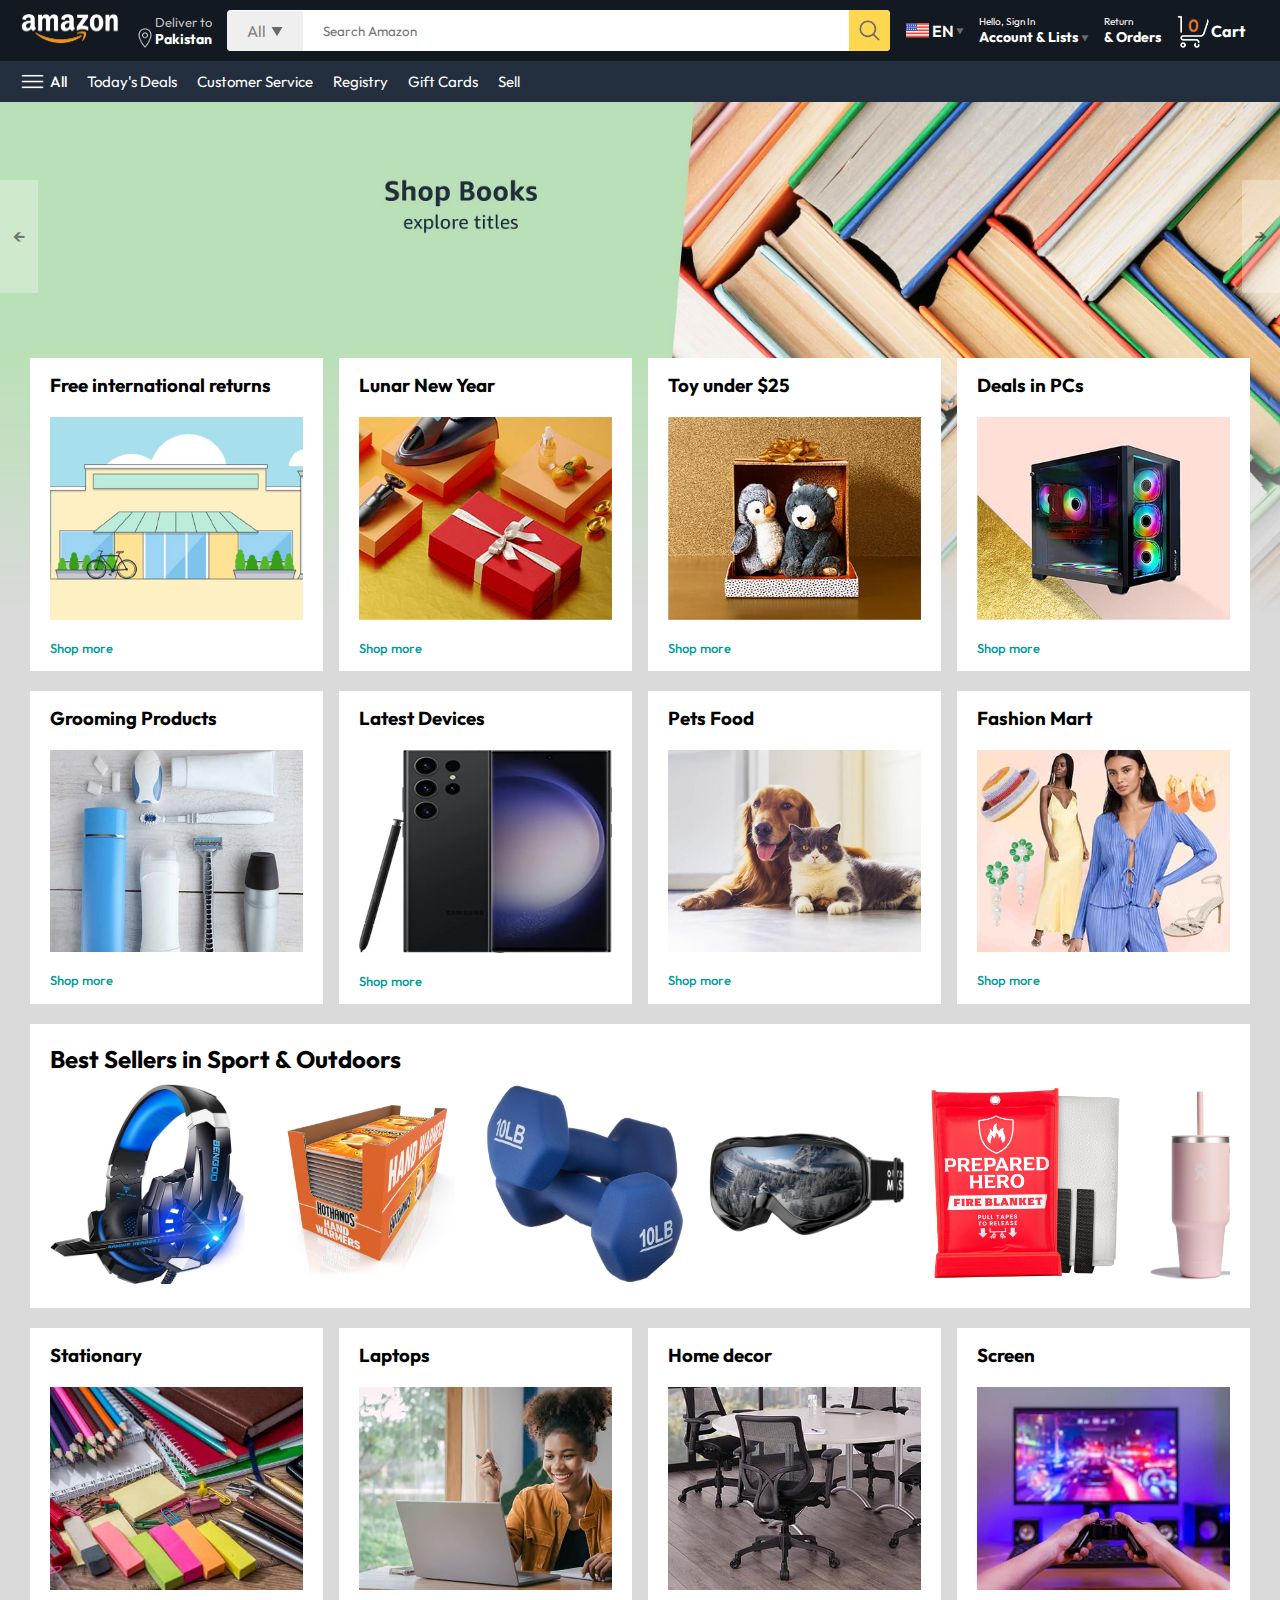
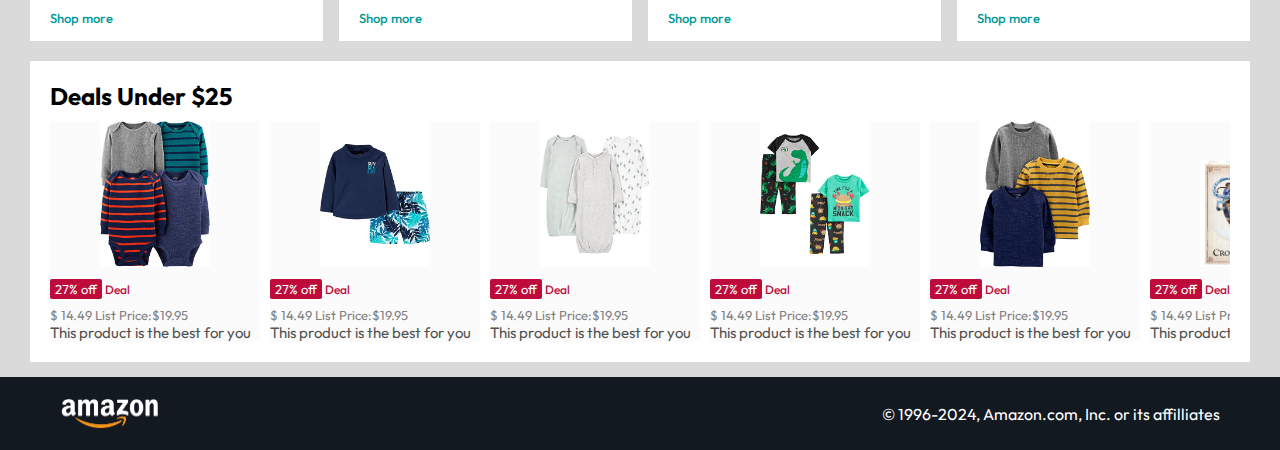
<file: index.html>
<!DOCTYPE html>
<html lang="en">
<head>
    <meta charset="UTF-8">
    <meta name="viewport" content="width=device-width, initial-scale=1.0">
    <title>Amazon</title>
    <link rel="stylesheet" href="style.css">
</head>
<body>
    <nav>
        <a href="/"><img src="amazon_logo.png" width="100" alt=""></a>
        

        <div class="nav-country">
            <img src="location_icon.png" height="20" alt="">
            <div>
                <p>Deliver to</p>
                <h1>Pakistan</h1>
            </div>
        </div>

        <div class="nav-search">
            <div class="nav-search-gatogory">
                <p>All</p>
                <img src="dropdown_icon.png" height="12" alt="">
            </div>
                <input type="text" class="nav-search-input" placeholder="Search Amazon">
                <img src="search_icon.png" class="nav-search-icon" alt=""> 
             </div>



             <div class="nav-language">
                <img src="us_flag.png" width="25px" alt="">
                <p>EN</p>
                <img src="dropdown_icon.png" width="8px" alt="">
             </div>

             <div class="nav-text">
                <p><a href="/signin.html">Hello, Sign In </a></p>
                <h1>Account & Lists <img src="dropdown_icon.png" width="8px" alt=""></h1>
             </div>


             <div class="nav-text">
                <p>Return</p>
                <h1> & Orders </h1>
             </div>


           <a href="/cart.html" class="nav-cart">
            <img src="cart_icon.png" width="35px" alt="">
            <h4>Cart</h4>
           </a>
    </nav>


    <div class="nav-bottom">
        <div>
            <img src="menu_icon.png" width="25px" alt="">
           <p>All</p>
    </div>
    <p>Today's Deals</p>
    <p>Customer Service</p>
    <p>Registry</p>
    <p>Gift Cards</p>
    <p>Sell</p>
    </div>



    <div class="header-slider">


        <a href="#" class="control-prev">&#8592</a>
        <a href="#" class="control-next">&#8594</a>

        <ul>
            <img src="header1.jpg" class="header-img" alt="">
            <img src="header2.jpg" class="header-img" alt="">
            <img src="header3.jpg" class="header-img" alt="">
            <img src="header4.jpg" class="header-img" alt="">
            <img src="header5.jpg" class="header-img" alt="">
            <img src="header6.jpg" class="header-img" alt="">
        </ul>
    </div>

    <div class="box-row header-box">
        <div class="box-col">
            <h3>Free international returns</h3>
            <img src="box1-1.jpg" alt="">
            <a href="/">Shop more</a>
        </div>

        <div class="box-col">
            <h3>Lunar New Year</h3>
            <img src="box1-2.jpg" alt="">
            <a href="/">Shop more</a>
        </div>

        <div class="box-col">
            <h3>Toy under $25</h3>
            <img src="box1-3.jpg" alt="">
            <a href="/">Shop more</a>
        </div>

        <div class="box-col">
            <h3>Deals in PCs</h3>
            <img src="box1-4.jpg" alt="">
            <a href="/">Shop more</a>
        </div>
    </div>



    <div class="box-row ">
        <div class="box-col">
            <h3>Grooming Products</h3>
            <img src="box2-1.jpg" alt="">
            <a href="/">Shop more</a>
        </div>

        <div class="box-col">
            <h3>Latest Devices</h3>
            <img src="box2-2.jpg" alt="">
            <a href="/">Shop more</a>
        </div>

        <div class="box-col">
            <h3>Pets Food</h3>
            <img src="box2-3.jpg" alt="">
            <a href="/">Shop more</a>
        </div>

        <div class="box-col">
            <h3>Fashion Mart</h3>
            <img src="box2-4.jpg" alt="">
            <a href="/">Shop more</a>
        </div>
    </div>

<div class="product-slider">
    <h2>Best Sellers in Sport & Outdoors</h2>
    <div class="products">


        <a href="/product.html">
        <img src="product_img.jpg" alt="">
    </a>

    
        <img src="product1-1.jpg" alt="">
        <img src="product1-2.jpg" alt="">
        <img src="product1-3.jpg" alt="">
        <img src="product1-4.jpg" alt="">
        <img src="product1-5.jpg" alt="">
        <img src="product1-6.jpg" alt="">
        <img src="product1-7.jpg" alt="">
        <img src="product1-8.jpg" alt="">
        <img src="product1-9.jpg" alt="">
        <img src="product1-10.jpg" alt="">
    </div>
</div>

<div class="box-row ">
    <div class="box-col">
        <h3>Stationary</h3>
        <img src="box3-1.jpg" alt="">
        <a href="/">Shop more</a>
    </div>

    <div class="box-col">
        <h3>Laptops</h3>
        <img src="box3-2.jpg" alt="">
        <a href="/">Shop more</a>
    </div>

    <div class="box-col">
        <h3>Home decor</h3>
        <img src="box3-3.jpg" alt="">
        <a href="/">Shop more</a>
    </div>

    <div class="box-col">
        <h3>Screen</h3>
        <img src="box3-4.jpg" alt="">
        <a href="/">Shop more</a>
    </div>
</div>

    

<div class="product-slider-with-price">
    <h2>Deals Under $25</h2>
    <div class="products">

        <div class="product-card">
             <div class="product-img-container">
                <img src="product2-1.jpg" alt="">
             </div>

             <div class="product-offer">
                <p>27% off</p> <span>Deal</span>
             </div>
             <p class="product-price">$ <span>14.49</span> List Price:$19.95</p>
             <h4>This product is the best for you</h4>
            </div>

            <div class="product-card">
                <div class="product-img-container">
                   <img src="product2-2.jpg" alt="">
                </div>
   
                <div class="product-offer">
                   <p>27% off</p> <span>Deal</span>
                </div>
                <p class="product-price">$ <span>14.49</span> List Price:$19.95</p>
                <h4>This product is the best for you</h4>
               </div>

               <div class="product-card">
                <div class="product-img-container">
                   <img src="product2-3.jpg" alt="">
                </div>
   
                <div class="product-offer">
                   <p>27% off</p> <span>Deal</span>
                </div>
                <p class="product-price">$ <span>14.49</span> List Price:$19.95</p>
                <h4>This product is the best for you</h4>
               </div>


               <div class="product-card">
                <div class="product-img-container">
                   <img src="product2-4.jpg" alt="">
                </div>
   
                <div class="product-offer">
                   <p>27% off</p> <span>Deal</span>
                </div>
                <p class="product-price">$ <span>14.49</span> List Price:$19.95</p>
                <h4>This product is the best for you</h4>
               </div>



               <div class="product-card">
                <div class="product-img-container">
                   <img src="product2-5.jpg" alt="">
                </div>
   
                <div class="product-offer">
                   <p>27% off</p> <span>Deal</span>
                </div>
                <p class="product-price">$ <span>14.49</span> List Price:$19.95</p>
                <h4>This product is the best for you</h4>
               </div>



               <div class="product-card">
                <div class="product-img-container">
                   <img src="product2-6.jpg" alt="">
                </div>
   
                <div class="product-offer">
                   <p>27% off</p> <span>Deal</span>
                </div>
                <p class="product-price">$ <span>14.49</span> List Price:$19.95</p>
                <h4>This product is the best for you</h4>
               </div>



               <div class="product-card">
                <div class="product-img-container">
                   <img src="product2-7.jpg" alt="">
                </div>
   
                <div class="product-offer">
                   <p>27% off</p> <span>Deal</span>
                </div>
                <p class="product-price">$ <span>14.49</span> List Price:$19.95</p>
                <h4>This product is the best for you</h4>
               </div>

               <div class="product-card">
                <div class="product-img-container">
                   <img src="product2-8.jpg" alt="">
                </div>
   
                <div class="product-offer">
                   <p>27% off</p> <span>Deal</span>
                </div>
                <p class="product-price">$ <span>14.49</span> List Price:$19.95</p>
                <h4>This product is the best for you</h4>
               </div>


               <div class="product-card">
                <div class="product-img-container">
                   <img src="product2-9.jpg" alt="">
                </div>
   
                <div class="product-offer">
                   <p>27% off</p> <span>Deal</span>
                </div>
                <p class="product-price">$ <span>14.49</span> List Price:$19.95</p>
                <h4>This product is the best for you</h4>
               </div>


               <div class="product-card">
                <div class="product-img-container">
                   <img src="product2-10.jpg" alt="">
                </div>
   
                <div class="product-offer">
                   <p>27% off</p> <span>Deal</span>
                </div>
                <p class="product-price">$ <span>14.49</span> List Price:$19.95</p>
                <h4>This product is the best for you</h4>
               </div>



               <div class="product-card">
                <div class="product-img-container">
                   <img src="product2-11.jpg" alt="">
                </div>
   
                <div class="product-offer">
                   <p>27% off</p> <span>Deal</span>
                </div>
                <p class="product-price">$ <span>14.49</span> List Price:$19.95</p>
                <h4>This product is the best for you</h4>
               </div>


               <div class="product-card">
                <div class="product-img-container">
                   <img src="product2-12.jpg" alt="">
                </div>
   
                <div class="product-offer">
                   <p>27% off</p> <span>Deal</span>
                </div>
                <p class="product-price">$ <span>14.49</span> List Price:$19.95</p>
                <h4>This product is the best for you</h4>
               </div>
    </div>
</div>


<footer>
    <img src="amazon_logo.png" width="100" alt="">
    <p>© 1996-2024, Amazon.com, Inc. or its affilliates </p>
</footer>

    <script src="script.js"></script>
</body>
</html>
</file>
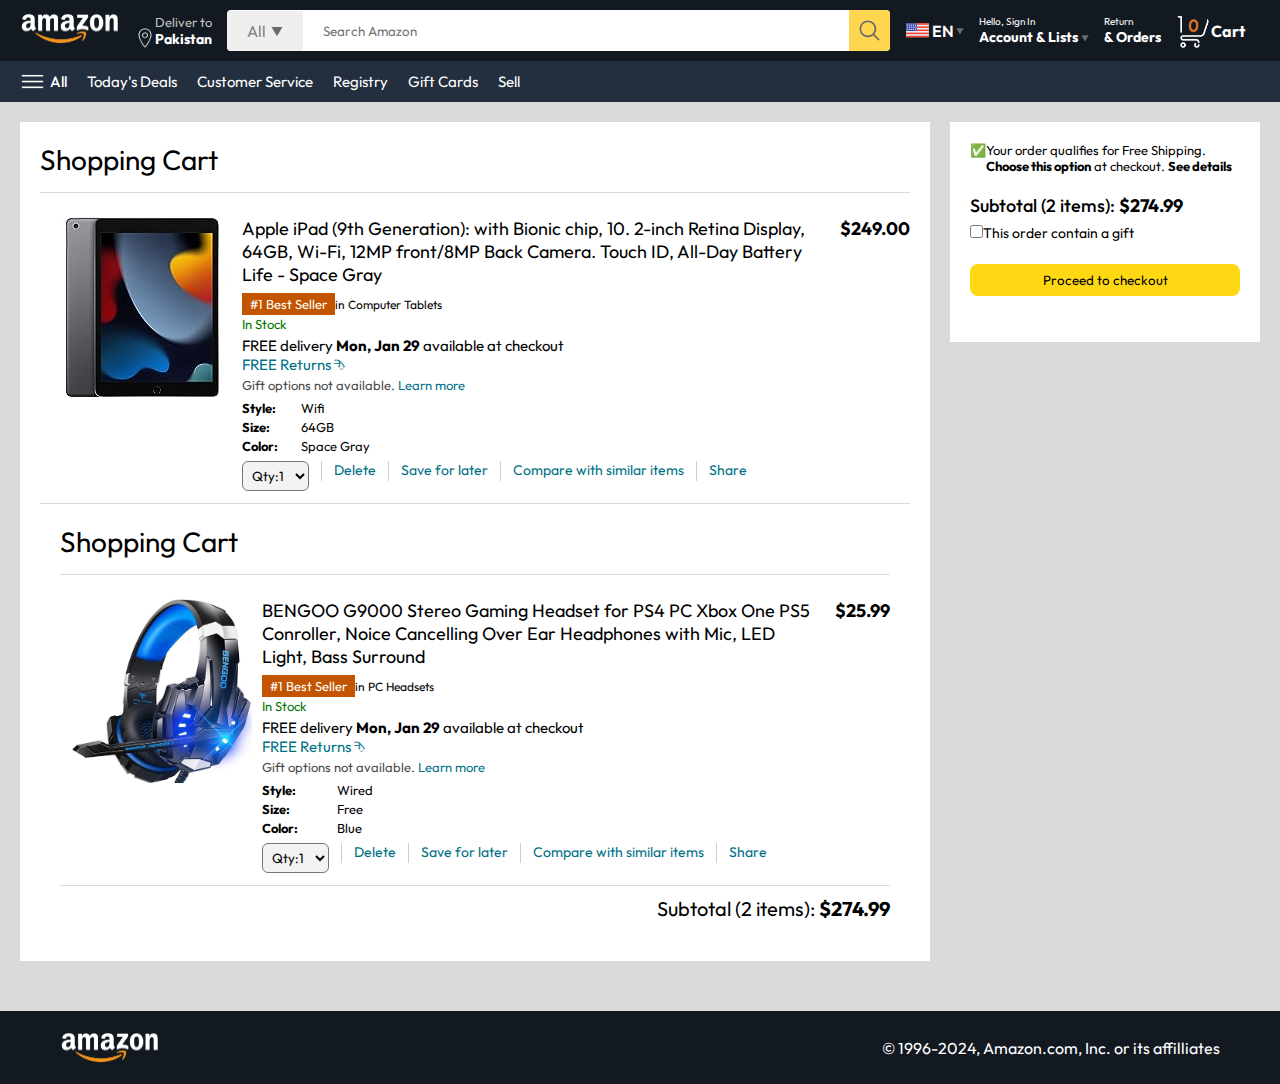
<file: cart.html>
<!DOCTYPE html>
<html lang="en">
<head>
    <meta charset="UTF-8">
    <meta name="viewport" content="width=device-width, initial-scale=1.0">
    <title>Cart</title>
    <link rel="stylesheet" href="style.css">
    <link rel="stylesheet" href="cart.css">
</head>
<body>
    <nav>
        <a href="/"><img src="amazon_logo.png" width="100" alt=""></a>
        

        <div class="nav-country">
            <img src="location_icon.png" height="20" alt="">
            <div>
                <p>Deliver to</p>
                <h1>Pakistan</h1>
            </div>
        </div>

        <div class="nav-search">
            <div class="nav-search-gatogory">
                <p>All</p>
                <img src="dropdown_icon.png" height="12" alt="">
            </div>
                <input type="text" class="nav-search-input" placeholder="Search Amazon">
                <img src="search_icon.png" class="nav-search-icon" alt=""> 
             </div>



             <div class="nav-language">
                <img src="us_flag.png" width="25px" alt="">
                <p>EN</p>
                <img src="dropdown_icon.png" width="8px" alt="">
             </div>

             <div class="nav-text">
                <p><a href="/signin.html">Hello, Sign In </a></p>
                <h1>Account & Lists <img src="dropdown_icon.png" width="8px" alt=""></h1>
             </div>


             <div class="nav-text">
                <p>Return</p>
                <h1> & Orders </h1>
             </div>


           <a href="/cart.html" class="nav-cart">
            <img src="cart_icon.png" width="35px" alt="">
            <h4>Cart</h4>
           </a>
    </nav>


    <div class="nav-bottom">
        <div>
            <img src="menu_icon.png" width="25px" alt="">
           <p>All</p>
    </div>
    <p>Today's Deals</p>
    <p>Customer Service</p>
    <p>Registry</p>
    <p>Gift Cards</p>
    <p>Sell</p>
    </div>


<div class="cart">
    <div class="cart-left">
        <h1>Shopping Cart</h1>
        <hr>
        <div class="product-cart-list">
            <img src="ipad_img.jpg" alt="" width="180px">
            <div>
            <div class="product-cart-titleprice">
                <p>Apple iPad (9th Generation): with Bionic chip, 10.
                    2-inch Retina Display, 64GB, Wi-Fi, 12MP front/8MP Back
                    Camera. Touch ID, All-Day Battery Life - Space Gray
                </p>
                <p><b>$249.00</b></p>
            </div>
          <p class="product-cart-bestseller"> <span>#1 Best Seller</span>in Computer Tablets</p>
          <p class="product-cart-stock">In Stock</p>
          <p class="product-cart-delivery">FREE delivery <b>Mon, Jan 29</b> available at checkout</p>
          <p class="product-cart-return">FREE Returns &#11191</p>
          <p class="product-cart-giftoption">Gift options not available.
            <span>Learn more</span>
          </p>

          <div class="product-cart-specs">
            <p><b>Style:</b></p>  <p>Wifi</p>
            <p><b>Size:</b></p>  <p>64GB</p>
            <p><b>Color:</b></p>  <p>Space Gray</p>
          </div>

          <div class="cart-list-action">
            <select><option value="1">Qty:1</option>
                    <option value="2">Qty:2</option>
                    <option value="3">Qty:3</option>
                    <option value="4">Qty:4</option>
                    <option value="5">Qty:5</option></select>
                    <hr>
                    <p class="action-btn">Delete</p>
                    <hr>
                    <p class="action-btn">Save for later</p>
                    <hr>
                    <p class="action-btn">Compare with similar items</p>
                    <hr>
                    <p class="action-btn">Share</p>
          </div>
        </div>
    </div>



    <hr>  




    <div class="cart-left">
        <h1>Shopping Cart</h1>
        <hr>
        <div class="product-cart-list">
            <img src="product_img.jpg" alt="" width="180px">
            <div>
            <div class="product-cart-titleprice">
                <p>BENGOO G9000 Stereo Gaming Headset for PS4 PC Xbox One
                    PS5 Conroller, Noice Cancelling Over Ear Headphones with 
                    Mic, LED Light, Bass Surround
                </p>
                <p><b>$25.99</b></p>
            </div>
          <p class="product-cart-bestseller"> <span>#1 Best Seller</span>in PC Headsets</p>
          <p class="product-cart-stock">In Stock</p>
          <p class="product-cart-delivery">FREE delivery <b>Mon, Jan 29</b> available at checkout</p>
          <p class="product-cart-return">FREE Returns &#11191</p>
          <p class="product-cart-giftoption">Gift options not available.
            <span>Learn more</span>
          </p>

          <div class="product-cart-specs">
            <p><b>Style:</b></p>  <p>Wired</p>
            <p><b>Size:</b></p>  <p>Free</p>
            <p><b>Color:</b></p>  <p>Blue</p>
          </div>

          <div class="cart-list-action">
            <select><option value="1">Qty:1</option>
                    <option value="2">Qty:2</option>
                    <option value="3">Qty:3</option>
                    <option value="4">Qty:4</option>
                    <option value="5">Qty:5</option></select>
                    <hr>
                    <p class="action-btn">Delete</p>
                    <hr>
                    <p class="action-btn">Save for later</p>
                    <hr>
                    <p class="action-btn">Compare with similar items</p>
                    <hr>
                    <p class="action-btn">Share</p>
          </div>
        </div>
    </div>


        <hr>
        <div class="cart-list-subtotal">
            Subtotal (2 items): <b>$274.99</b>
        </div>
   

</div>

</div>
    <div class="cart-right">
        <div class="cart-free-delivery">
            <p>&#x2705</p>
            <p>Your order qualifies for Free Shipping. <b>Choose this option</b>
            at checkout. <b> See details</b></p>
        </div>
        <p class="cart-subtotal">Subtotal (2 items): <b>$274.99</b></p>
        <p class="cart-right-gift"> <input type="checkbox">This order contain a gift</p>
        <button>Proceed to checkout</button>
    </div>
</div>


<footer class="cart-footer">
    <img src="amazon_logo.png" width="100" alt="">
    <p>© 1996-2024, Amazon.com, Inc. or its affilliates </p>
</footer>
</body>
</html>
</file>
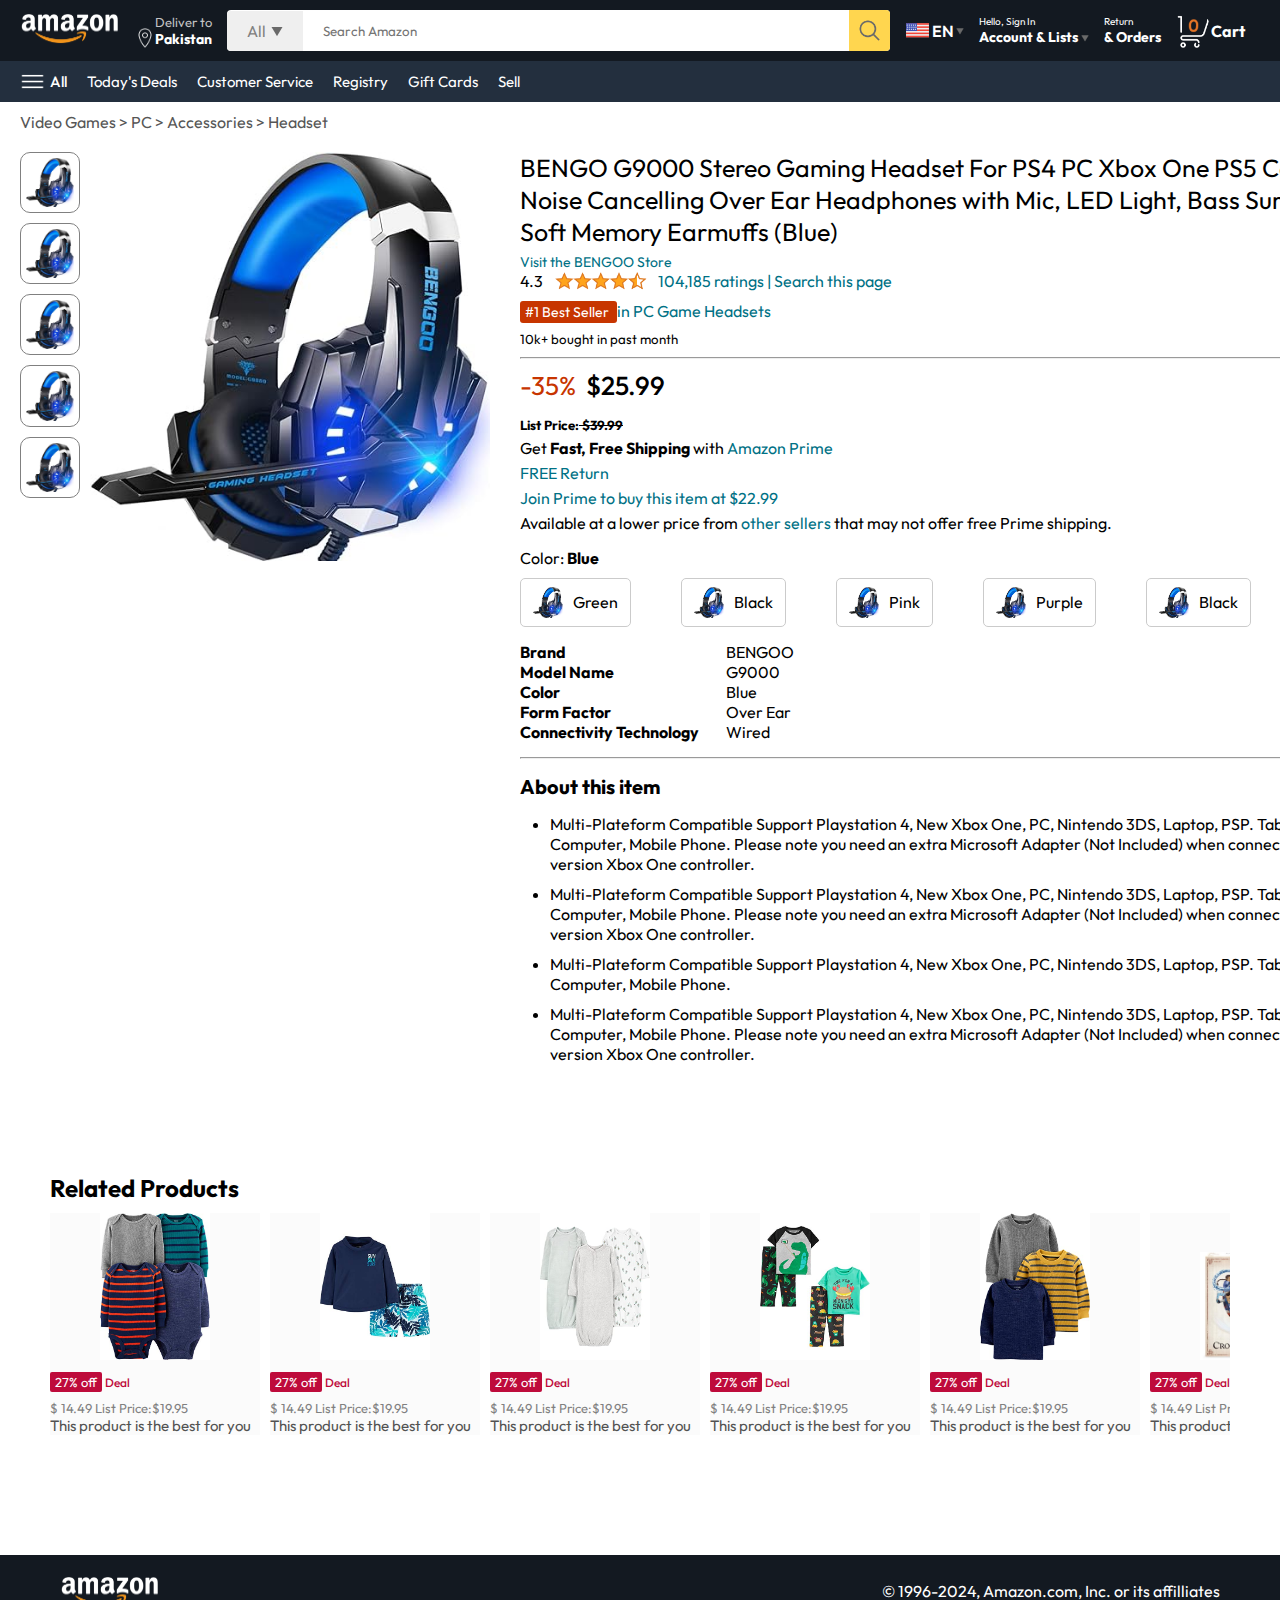
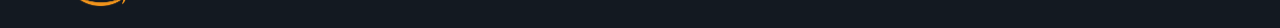
<file: product.html>
<!DOCTYPE html>
<html lang="en">
<head>
    <meta charset="UTF-8">
    <meta name="viewport" content="width=device-width, initial-scale=1.0">
    <title>Product page</title>
    <link rel="stylesheet" href="style.css">
    <link rel="stylesheet" href="product.css"
 </head>
<body>
    <nav>
        <a href="/"><img src="amazon_logo.png" width="100" alt=""></a>
        
        

        <div class="nav-country">
            <img src="location_icon.png" height="20" alt="">
            <div>
                <p>Deliver to</p>
                <h1>Pakistan</h1>
            </div>
        </div>

        <div class="nav-search">
            <div class="nav-search-gatogory">
                <p>All</p>
                <img src="dropdown_icon.png" height="12" alt="">
            </div>
                <input type="text" class="nav-search-input" placeholder="Search Amazon">
                <img src="search_icon.png" class="nav-search-icon" alt=""> 
             </div>



             <div class="nav-language">
                <img src="us_flag.png" width="25px" alt="">
                <p>EN</p>
                <img src="dropdown_icon.png" width="8px" alt="">
             </div>

             <div class="nav-text">
                <p><a href="/signin.html">Hello, Sign In </a></p>
                <h1>Account & Lists <img src="dropdown_icon.png" width="8px" alt=""></h1>
             </div>


             <div class="nav-text">
                <p>Return</p>
                <h1> & Orders </h1>
             </div>


           <a href="/cart.html" class="nav-cart">
            <img src="cart_icon.png" width="35px" alt="">
            <h4>Cart</h4>
           </a>
    </nav>


    <div class="nav-bottom">
        <div>
            <img src="menu_icon.png" width="25px" alt="">
           <p>All</p>
    </div>
    <p>Today's Deals</p>
    <p>Customer Service</p>
    <p>Registry</p>
    <p>Gift Cards</p>
    <p>Sell</p>
    </div>

    <p class="breadcrum"> Video Games > PC > Accessories > Headset</p>

    <div class="product-display">
        <div class="product-d-image">
            <div class="product-icons">
                <img src="product_img.jpg" width="60" alt="">
                <img src="product_img.jpg" width="60" alt="">
                <img src="product_img.jpg" width="60" alt="">
                <img src="product_img.jpg" width="60" alt="">
                <img src="product_img.jpg" width="60" alt="">
            </div>
            <div class="product-main-img">
                <img src="product_img.jpg" width="400" alt="">
            </div>
        </div>


        <div class="product-d-details">
            <p class="product-title">
                BENGO G9000 Stereo Gaming Headset For PS4 PC Xbox One PS5
                Controller, Noise Cancelling Over Ear Headphones with Mic, LED
                Light, Bass Surround, Soft Memory Earmuffs (Blue)
            </p>

            <p class="brand-store">Visit the BENGOO Store</p>

            <div class="product-rating">
                <div>
                    <div>4.3 <img src="rating_img.png" height="20px" alt=""></div>
                    <p>104,185 ratings | Search this page</p>
                </div>
            <p> <span> #1 Best Seller </span>  in PC Game Headsets</p>
            <h5>10k+ bought in past month</h5>
            <hr>
        </div>

        
         <div class="product-d-price">
            <div>
                <p>-35%</p>
                <h1>$<span>25</span>.99</h1>
            </div>
            <h5>List Price:<span> $39.99</span></h5>
            <p>Get <b>Fast, Free Shipping</b> with <span>Amazon Prime</span></p>
            <p><span>FREE Return</span></p>
            <p><span>Join Prime to buy this item at $22.99</span></p>
            <p>Available at a lower price from <span>other sellers</span> that may not offer free Prime shipping.</p>
         </div>

         <div class="product-color-selection">
            <p>Color: <b>Blue</b></p>

            <div class="product-color-options">
                <div class="option">
                    <img src="product_img.jpg" width="30px" alt="">
                    <p>Green</p>
                </div>

                <div class="option">
                    <img src="product_img.jpg" width="30px" alt="">
                    <p>Black</p>
                </div>

                <div class="option">
                    <img src="product_img.jpg" width="30px" alt="">
                    <p>Pink</p>
                </div>

                <div class="option">
                    <img src="product_img.jpg" width="30px" alt="">
                    <p>Purple</p>
                </div>

                <div class="option">
                    <img src="product_img.jpg" width="30px" alt="">
                    <p>Black</p>
                </div>

                <div class="option">
                    <img src="product_img.jpg" width="30px" alt="">
                    <p>Red</p>
                </div>
            </div>

            <div class="product-info">
                <p><b>Brand</b></p><p>BENGOO</p>
                <p><b>Model Name</b></p><p>G9000</p>
                <p><b>Color</b></p><p>Blue</p>
                <p><b>Form Factor</b></p><p>Over Ear</p>
                <p><b>Connectivity Technology</b></p><p>Wired</p>
       </div>
       <hr>

      <div class="product-description">
        <h1>About this item</h1>
        <ul>
            <li>Multi-Plateform Compatible Support Playstation 4, New
                Xbox One, PC, Nintendo 3DS, Laptop, PSP. Tablet, iPad,
                Computer, Mobile Phone. Please note you need an extra
                Microsoft Adapter (Not Included) when connect with an old
                version Xbox One controller.
            </li>
            <li>Multi-Plateform Compatible Support Playstation 4, New
                Xbox One, PC, Nintendo 3DS, Laptop, PSP. Tablet, iPad,
                Computer, Mobile Phone. Please note you need an extra
                Microsoft Adapter (Not Included) when connect with an old
                version Xbox One controller.
            </li>
            <li>Multi-Plateform Compatible Support Playstation 4, New
                Xbox One, PC, Nintendo 3DS, Laptop, PSP. Tablet, iPad,
                Computer, Mobile Phone.
            </li>
            <li>Multi-Plateform Compatible Support Playstation 4, New
                Xbox One, PC, Nintendo 3DS, Laptop, PSP. Tablet, iPad,
                Computer, Mobile Phone. Please note you need an extra
                Microsoft Adapter (Not Included) when connect with an old
                version Xbox One controller.
            </li>
        </ul>
      </div>
         </div>
        </div>


        <div class="product-d-purchase">
            <div class="title">
                <h3>Buy new:</h3> <img src="circle_icon.png" width="20px" alt="">
            </div> 
            <h1 class="price">$ <span>25</span>.99</h1>
            <div class="gap">
                <p>Get <b>Fast, Free Shipping</b> with <span>Amazon Prime</span></p>
                <p><span>FREE Return</span></p>
            </div>

            <div class="gap">
                <p><span>FREE delivery</span><b>Saturday</b>,</p>
                <p><b>January 27</b>on orders shipped by Amazon over $35</p>
            </div>

            <div class="gap">
                <p>Or fastest delivery <b>Tomorrow</b>, <b>January 23</b>. Order 
                    within <span>10 hrs 56 mins </span></p>
            </div>

            <div class="delivery-location">
                <img src="location_icon_dark.png" width="20px" alt="">
                <p><span>Deliver to Karachi D97</span></p>
            </div>
            <h2 class="product-stock">In Stock</h2>
            <select class="product-quantity">
                <option value="1">Option: 1</option>
                <option value="2">Option: 2</option>
                <option value="3">Option: 3</option>
            </select>

            <button class="btn">Add to Cart</button>
            <button class="btn product-buy">Buy Now</button>

            <div class="product-seller-info">
                <p>Ships from</p><p><span>Amazon</span></p>
                <p>Sold by</p><p><span>Bengoo.Inc</span></p>
                <p>Returns</p><p><span>Eligible for Returnm Refund or 
                    Replacement within 30 days of receipt
                </span></p>
                <p>Payment</p><p><span>Secure transaction</span></p>
            </div>
            <hr>

            <button class="product-add-list">Add to List</button>
        </div>
    </div>
 

    <div class="product-slider-with-price">
        <h2>Related Products</h2>
        <div class="products">
    
            <div class="product-card">
                 <div class="product-img-container">
                    <img src="product2-1.jpg" alt="">
                 </div>
    
                 <div class="product-offer">
                    <p>27% off</p> <span>Deal</span>
                 </div>
                 <p class="product-price">$ <span>14.49</span> List Price:$19.95</p>
                 <h4>This product is the best for you</h4>
                </div>
    
                <div class="product-card">
                    <div class="product-img-container">
                       <img src="product2-2.jpg" alt="">
                    </div>
       
                    <div class="product-offer">
                       <p>27% off</p> <span>Deal</span>
                    </div>
                    <p class="product-price">$ <span>14.49</span> List Price:$19.95</p>
                    <h4>This product is the best for you</h4>
                   </div>
    
                   <div class="product-card">
                    <div class="product-img-container">
                       <img src="product2-3.jpg" alt="">
                    </div>
       
                    <div class="product-offer">
                       <p>27% off</p> <span>Deal</span>
                    </div>
                    <p class="product-price">$ <span>14.49</span> List Price:$19.95</p>
                    <h4>This product is the best for you</h4>
                   </div>
    
    
                   <div class="product-card">
                    <div class="product-img-container">
                       <img src="product2-4.jpg" alt="">
                    </div>
       
                    <div class="product-offer">
                       <p>27% off</p> <span>Deal</span>
                    </div>
                    <p class="product-price">$ <span>14.49</span> List Price:$19.95</p>
                    <h4>This product is the best for you</h4>
                   </div>
    
    
    
                   <div class="product-card">
                    <div class="product-img-container">
                       <img src="product2-5.jpg" alt="">
                    </div>
       
                    <div class="product-offer">
                       <p>27% off</p> <span>Deal</span>
                    </div>
                    <p class="product-price">$ <span>14.49</span> List Price:$19.95</p>
                    <h4>This product is the best for you</h4>
                   </div>
    
    
    
                   <div class="product-card">
                    <div class="product-img-container">
                       <img src="product2-6.jpg" alt="">
                    </div>
       
                    <div class="product-offer">
                       <p>27% off</p> <span>Deal</span>
                    </div>
                    <p class="product-price">$ <span>14.49</span> List Price:$19.95</p>
                    <h4>This product is the best for you</h4>
                   </div>
    
    
    
                   <div class="product-card">
                    <div class="product-img-container">
                       <img src="product2-7.jpg" alt="">
                    </div>
       
                    <div class="product-offer">
                       <p>27% off</p> <span>Deal</span>
                    </div>
                    <p class="product-price">$ <span>14.49</span> List Price:$19.95</p>
                    <h4>This product is the best for you</h4>
                   </div>
    
                   <div class="product-card">
                    <div class="product-img-container">
                       <img src="product2-8.jpg" alt="">
                    </div>
       
                    <div class="product-offer">
                       <p>27% off</p> <span>Deal</span>
                    </div>
                    <p class="product-price">$ <span>14.49</span> List Price:$19.95</p>
                    <h4>This product is the best for you</h4>
                   </div>
    
    
                   <div class="product-card">
                    <div class="product-img-container">
                       <img src="product2-9.jpg" alt="">
                    </div>
       
                    <div class="product-offer">
                       <p>27% off</p> <span>Deal</span>
                    </div>
                    <p class="product-price">$ <span>14.49</span> List Price:$19.95</p>
                    <h4>This product is the best for you</h4>
                   </div>
    
    
                   <div class="product-card">
                    <div class="product-img-container">
                       <img src="product2-10.jpg" alt="">
                    </div>
       
                    <div class="product-offer">
                       <p>27% off</p> <span>Deal</span>
                    </div>
                    <p class="product-price">$ <span>14.49</span> List Price:$19.95</p>
                    <h4>This product is the best for you</h4>
                   </div>
    
    
    
                   <div class="product-card">
                    <div class="product-img-container">
                       <img src="product2-11.jpg" alt="">
                    </div>
       
                    <div class="product-offer">
                       <p>27% off</p> <span>Deal</span>
                    </div>
                    <p class="product-price">$ <span>14.49</span> List Price:$19.95</p>
                    <h4>This product is the best for you</h4>
                   </div>
    
    
                   <div class="product-card">
                    <div class="product-img-container">
                       <img src="product2-12.jpg" alt="">
                    </div>
       
                    <div class="product-offer">
                       <p>27% off</p> <span>Deal</span>
                    </div>
                    <p class="product-price">$ <span>14.49</span> List Price:$19.95</p>
                    <h4>This product is the best for you</h4>
                   </div>
        </div>
    </div>
    <footer class="product-footer">
        <img src="amazon_logo.png" width="100" alt="">
        <p>© 1996-2024, Amazon.com, Inc. or its affilliates </p>
    </footer>
    

    <script>
        const scrollContainer = document.querySelectorAll('.products');
for (const item of scrollContainer) {
    item.addEventListener('wheel', (evt)=>{
        evt.preventDefault();
        item.scrollLeft += evt.deltaY;
    });
}
    </script>

</body>


</html>
</file>
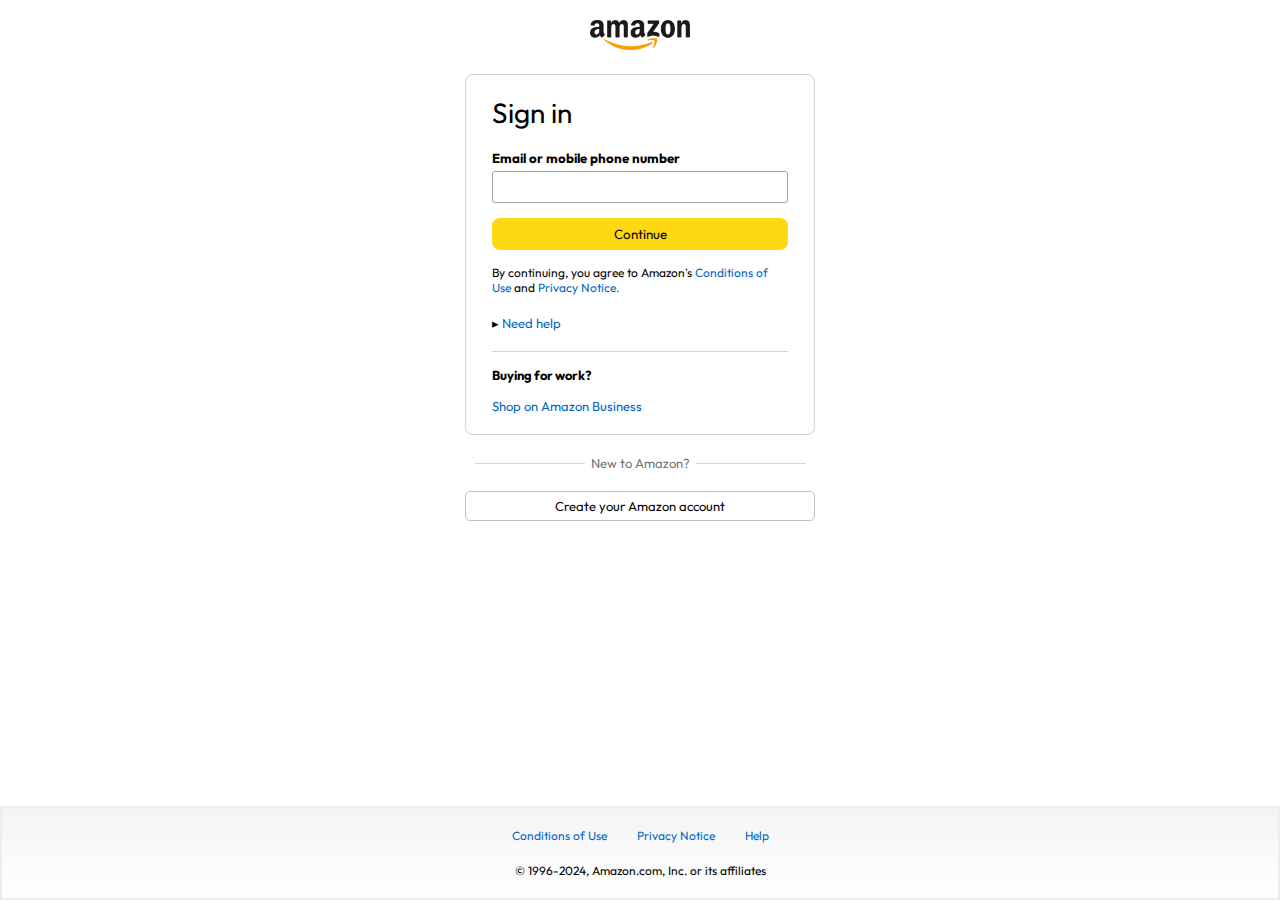
<file: signin.html>
<!DOCTYPE html>
<html lang="en">
<head>
    <meta charset="UTF-8">
    <meta name="viewport" content="width=device-width, initial-scale=1.0">
    <title>Signin</title>
    <link rel="stylesheet" href="signin.css">
</head>
<body>
    <a href="/"> <img class="logo" src="amazon_logo_dark.png" alt="" width="100px"></a>
    <div class="signin-container">
        <h1 class="signin-title">Sign in</h1>
        <h5 class="input-lable">Email or mobile phone number</h5>
        <input type="text">
        <button>Continue</button>
        <p class="signin-condition">By continuing, you agree to Amazon's <span>Conditions of Use</span>
             and <span> Privacy Notice.</span> </p>

         <p class="signin-help">&#9656 <span>Need help</span></p>    

         <hr>

         <h4>Buying for work?</h4>
         <p class="signin-business"><span>Shop on Amazon Business</span></p>
    </div>


    <div class="signin-bottom">
        <hr>
        <p>New to Amazon?</p>
        <hr>
    </div>


    <a href="/signup.html"><button class="signin-signup-btn">Create your Amazon account</button></a>

    

    <footer>
        <div class="footer-links">
            <a href="#">Conditions of Use</a>
            <a href="#">Privacy Notice</a>
            <a href="#">Help</a>
        </div>
        <p class="footer-copyright">© 1996-2024, Amazon.com, Inc. or its affiliates</p>
    </footer>
</body>
</html>
</file>
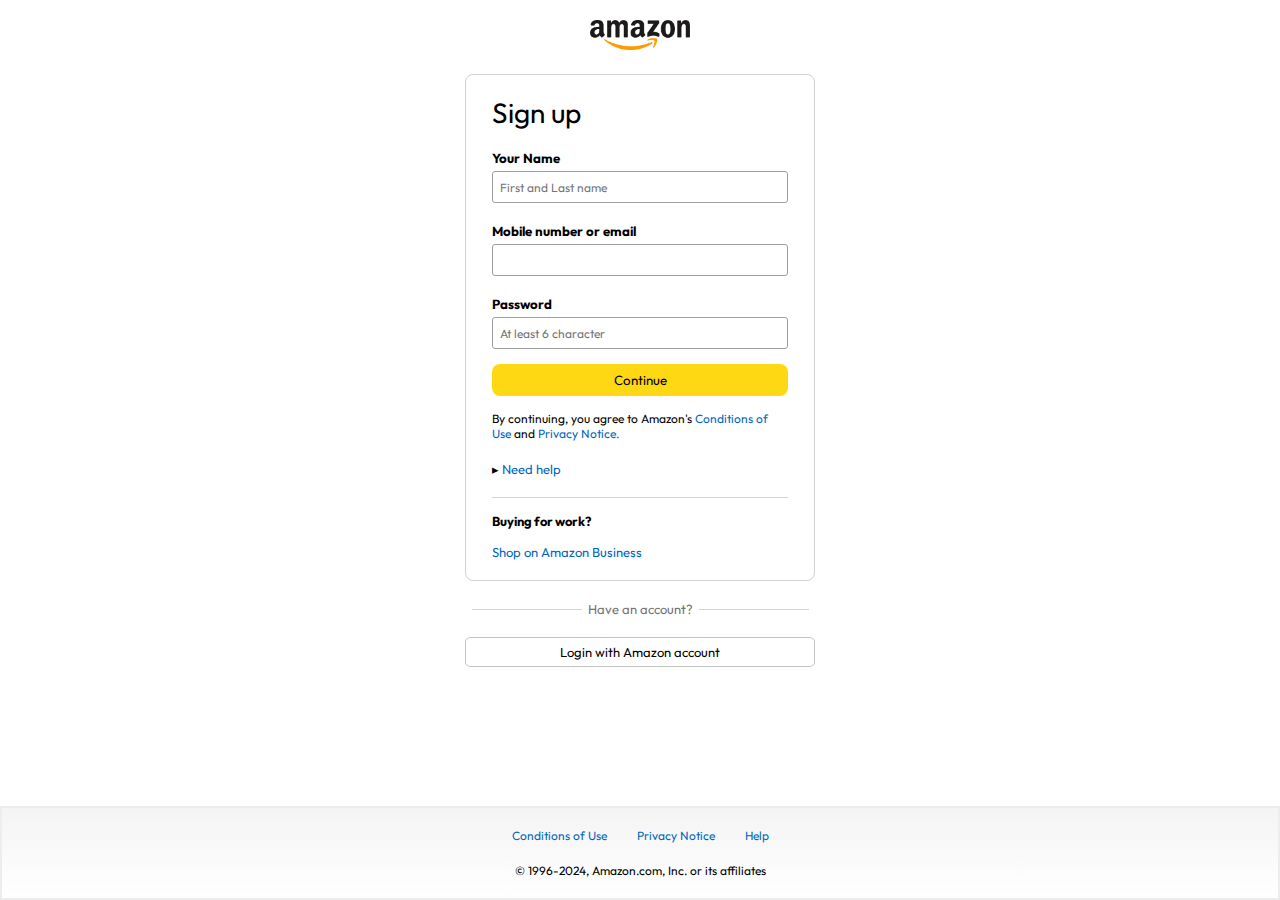
<file: signup.html>
<!DOCTYPE html>
<html lang="en">
<head>
    <meta charset="UTF-8">
    <meta name="viewport" content="width=device-width, initial-scale=1.0">
    <title>Signup</title>
    <link rel="stylesheet" href="/signin.css">
</head>
<body>
    <a href="/"> <img class="logo" src="amazon_logo_dark.png" alt="" width="100px"></a>
    <div class="signin-container">
        <h1 class="signin-title">Sign up</h1>

        <h5 class="input-lable">Your Name</h5>

        <input type="text" placeholder="First and Last name">

        <h5 class="input-lable">Mobile number or email</h5>

        <input type="text">

        <h5 class="input-lable">Password</h5>

        <input type="password" placeholder="At least 6 character">

        <button>Continue</button>

        <p class="signin-condition">By continuing, you agree to Amazon's <span>Conditions of Use</span>
             and <span> Privacy Notice.</span> </p>

         <p class="signin-help">&#9656 <span>Need help</span></p>    

         <hr>

         <h4>Buying for work?</h4>
         <p class="signin-business"><span>Shop on Amazon Business</span></p>
    </div>


    <div class="signin-bottom">
        <hr>
        <p>Have an account?</p>
        <hr>
    </div>


    <a href="/signin.html"><button class="signin-signup-btn">Login with Amazon account</button></a>

    

    <footer>
        <div class="footer-links">
            <a href="#">Conditions of Use</a>
            <a href="#">Privacy Notice</a>
            <a href="#">Help</a>
        </div>
        <p class="footer-copyright">© 1996-2024, Amazon.com, Inc. or its affiliates</p>
    </footer>
</body>
</html>
</file>
<file: style.css>
@import url('https://fonts.googleapis.com/css2?family=Outfit:wght@100..900&display=swap');
*{
    padding: 0;
    margin: 0;
    box-sizing: border-box;
    font-family: Outfit;
}
body{
    background-color: #dadada;
}
a{
    text-decoration: none;
    color: inherit;
}

nav{
    display: flex;
    align-items: center;
    justify-content: space-between;
    background-color: #131921;
    padding: 10px 20px;
    color: #fff;
}
.nav-country{
    display: flex;
    align-items: end;
    margin-left: 15px;
    font-size: 13px;
    color: #c4c4c4;

}
.nav-country h1{
    font-size: 14px;
    color: #fff;
}

.nav-search{
    flex: 1;
    display: flex;
    align-items: center;
    background-color: #fff;
    color: gray;
    margin-left: 15px;
    max-width: 1000px;
    border-radius: 4px;
    
}

.nav-search-gatogory{
    display: flex;
    align-items: center;
    gap: 5px;
    padding: 10px 20px;
    background: #efefef;
    border-radius: 4px 0 0 4px;
}

.nav-search-input{
    border: none;
    outline: none;
    width: 100%;
    padding-left: 20px;
}
.nav-search-icon{
    max-width: 41px;
    padding: 8px;
    background: #ffd64f;
    border-radius: 0 4px 4px 0; 
}

.nav-language{
    display: flex;
    align-items: center;
    font-weight: 600;
    margin-left: 15px;
    gap: 2px;
}

.nav-text{
    margin-left: 15px;
}
.nav-text p{
    font-size:10px ;
}
.nav-text h1{
    font-size: 14px;
}

.nav-cart{
    display: flex;
    align-items: center;
    margin: 0 15px;
}


.nav-bottom{
    display: flex;
    align-items: center;
    font-size: 15px;
    background-color: #232f3e;
    color: #fff;
    padding: 8px 20px;
    gap: 20px;

}
.nav-bottom div{
  display: flex;
  align-items: center;
  font-weight: 500;
  gap: 5px;
}


.header-slider ul{
    display: flex;
    overflow-y: hidden;
}
.header-img{
    width: 100%;
    mask-image: linear-gradient(to bottom, #000000 50%, transparent 100%);
}

.header-slider a{
    position: absolute;
    top: 20%;
    z-index: 1;
    padding: 5vh 1vw;
    background-color: #ffffff4f;
    color: #0000007b;
    text-decoration: none;
    font-weight: 600;
    font-size: 18px;
    cursor: pointer;
}
.control-next{
    right: 0;
}

.box-row{
    display: flex;
    flex-wrap: wrap;
    justify-content: space-between;
    row-gap: 20px;
    margin: 20px 30px;

}

.box-col{
    display: flex;
    flex-direction: column;
    gap:20px ;
    padding: 15px 20px;
    background-color: #fff;
    max-width: 24%;
    min-height: 200px;
    z-index: 1;
}

.box-col a{
    font-size: 13px;
    color: #009999;
    font-weight:500;
}

.header-box{
    margin-top: -20vw;
    
}

.product-slider{
    background-color: #fff;
    margin: 0 30px;
    padding: 20px;
    margin-bottom: 10px;

}

.product-slider .products{
display: flex;
overflow-x: auto;
gap: 20px;
margin-top: 10px;
}

.product-slider .products img{
    max-width: 200px;
    max-height: 200px;
}
.product-slider .products::-webkit-scrollbar{
    display: none;
}


.product-slider-with-price{
    background-color: #fff;
    margin: 0 30px;
    padding: 20px;
    margin-bottom: 15px ;
}

.product-slider-with-price .products{
    display: flex;
    overflow-x: auto;
    gap: 10px;
    margin-top: 10px;
}

.product-slider-with-price .products::-webkit-scrollbar{
    display: none;
}

.product-card{
    display: flex;
    flex-direction: column;
    justify-content: end;
    min-width:210px ;
    background-color: #fbfbfb;

}

.product-card img{
    width: 110px;
    margin: 0 50px;
}

.product-offer p{
    background-color: #be0b3b;
    color: #fff;
    display: inline-block;
    padding: 2px 5px;
    border-radius: 2px;
    margin: 8px 0;
    font-size: 13px;
}

.product-offer span{
    color: #be0b3b;
    font-weight: 500;
    font-size: 12px;
}

.product-price{
    color: gray;
    font-size: 13px;
}
.product-card h4{
    color: #525252;
    font-size: 15px;
    font-weight: 400;
}


footer{
    display: flex;
    justify-content: space-between;
    align-items: center;
    color: #fff;
    background-color: #131921;
    padding: 20px 60px;
    }




/*----------MEDIA QUERY----------*/
</file>
<file: cart.css>
.cart{
    display: flex;
    gap: 20px;
    margin: 20px;

}
.cart-left{
    background-color: white;
    padding:20px ;

}
.cart-left h1{
    font-size: 28px;
    font-weight: 400;
    margin-bottom: 15px;
}
.cart-left hr{
    border: none;
    height:1px;
    background: #dadada;
}
.product-cart-list{
    display: flex;
    align-items: start;
    gap: 10px;
    padding: 24px 0 12px 12px;
}
.product-cart-titleprice{
    display: flex;
    gap: 20px;
    font-size: 18px;
}
.product-cart-bestseller{
   font-size: 12px;
  margin-top: 10px;
    
}

.product-cart-bestseller span{
    font-size: 13px;
    background-color: #c45500;
    color: #fff;
    padding: 3px 8px;
}

.product-cart-stock{
    font-size: 13px;
    color:#007600 ;
    margin: 4px 0;
}

.product-cart-delivery{
    font-size: 15px;
}
.product-cart-return{
    font-size: 15px;
    color: #007185;
    font-weight: 400;
}
.product-cart-giftoption{
    color: #494949;
    font-size: 13px;
    margin: 3px 0;

}
.product-cart-giftoption span{
    color: #007185
}

.product-cart-specs{
    max-width: 150px;
    display: grid;
    grid-template-columns: auto auto;
    row-gap: 3px;
    font-size: 13px;
    margin: 7px 0;
}
.cart-list-action{
    display: flex;
    gap: 12px;
    font-size: 14px;
    color: #007185;

}
.cart-list-action hr{
    height: 20px;
    width: 1px;
    background-color:#cfcfcf ;
}
.cart-list-action select{
    padding: 5px;
    border-radius: 6px;
    background-color: #f3f3f3;
}
.cart-list-subtotal{
    text-align: right;
    font-size: 20px;
    margin-top: 10px;
}
.cart-right{
    background-color: white;
    padding: 20px;
    max-height:220px ;
    min-width: 280px;
}
.cart-free-delivery{
    display: flex;
    font-size: 13px;
}

.cart-subtotal{
 margin-top: 20px;
 font-size: 18px;
 font-weight: 500;
}
.cart-right-gift{
    margin: 7px 0;
    font-size: 14px;
}

.cart-right button{
    width: 100%;
    height: 32px;
    margin: 15px 0;
    background-color: #ffd814;
    border: none;
    border-radius: 8px;
    cursor: pointer;
}
.cart-right button:hover{
    background-color: #ebc712;
}
.cart-footer{
    margin-top: 50px;
}
</file>
<file: product.css>
body{
    background-color: #fff;
}

.breadcrum{
    padding: 10px 20px;
    font: 12px;
    color: #565656;
}

.product-display{
    min-height: 100%;
    padding: 10px 20px;
    display: flex;
}

.product-d-image{
    display: flex;
    gap: 10px;
}

.product-icons{
    display: flex;
    flex-direction: column;
    gap: 10px;

}

.product-icons img{
    border: 1px solid gray;
    border-radius: 10px;
    padding: 5px;
}

.product-d-details{
    margin: 0 30px;
}

.product-title{
    font-size: 25px;
}

.brand-store{
    margin-top: 5px;
    color: #007185;
    font-size: 14px;
}

.product-rating{
    display: flex;
    flex-direction: column;
    gap: 10px;
}
.product-rating div{
    display: flex;
    align-items: center;
    gap: 10px;
}
.product-rating p{
    color: #007185 ;
}
.product-rating p span{
    color: #fff;
    background-color: #c73500;
    padding: 2px 5px;
    border-radius: 3px;
    font-size: 14px;
}
.product-rating h5{
    font-weight: 400;
}

.product-d-price{
    display: flex;
    flex-direction: column;
    gap: 5px;
}
.product-d-price div{
    display: flex;
    align-items: center;
    gap: 10px;
    margin: 10px 0;
}

.product-d-price div p{
    font-size: 26px;
    color: #c73500;

}
.product-d-price div h1{
    font-size: 26px;
    font-weight: 500;
}

.product-d-price div h5{
    color: #565656;
    font-weight: 400;
}

.product-d-price h5 span{
    text-decoration: line-through;
}
.product-d-price p span{
   color: #007185;
}

.product-color-selection{
    margin: 15px 0;
}

.product-color-options{
    display: flex;
    gap: 50px;
    margin-top: 10px;

}

.option{
    display: flex;
    align-items: center;
    padding: 8px 12px;
    border: 1px solid #cbcbcb;
    border-radius: 5px;
    gap: 10px;
    margin-bottom: 15px;
}

.product-info{
    display: grid;
    grid-template-columns: auto auto;
    max-width: 300px;
    margin-bottom: 15px;
}

.product-description h1{
    font-size: 20px;
    margin: 15px 0;

}
.product-description ul{
    display: flex;
    flex-direction: column;
    gap: 10px;
    margin-left: 30px;
}

.product-d-purchase{
    width: 100%;
    max-width: 280px;
    border: 1px solid #c1c1c1;
    border-radius: 10px;
    padding: 20px;
}

.product-d-purchase .title{
    display: flex;
    justify-content: space-between;
    align-items: center;

}

.product-d-purchase .price{
    font-size: 16px;
    font-weight: 400;
    margin: 10px 0;
}

.product-d-purchase .price span{
    font-size: 26px;
    padding: 2px;
}
.product-d-purchase .gap{
  margin: 15px 0;
}
.product-d-purchase p span{
    color: #007185;
}

.delivery-location{
    display: flex;
    align-items: center;
    gap: 3px;
}

.product-stock{
    margin: 15px 0;
    color: green;
    font-weight: 400;
}

.product-quantity{
    padding: 8px 5px;
    outline: none;
    width: 100%;
    border-radius: 5px;
    background-color:#efefef ;
    border-color: #c1c1c1;
}

.product-d-purchase .btn{
outline: none;
border: none;
background-color: #ffd814;
width: 100%;
padding: 10px 0;
margin-top: 10px;
border-radius: 50px;
cursor: pointer;
}
.product-d-purchase .product-buy{
    background-color:#ffa41c;
}


.product-seller-info {
    display: grid;
    grid-template-columns: auto auto;
    gap: 4px;
    font-size: 14px;
    color: #565656;
    margin-top: 10px;
}

.product-seller-info span{
    color: #007185;
}

.product-d-purchase hr{
    margin: 20px 0;
}

.product-add-list{
    width: 100%;
    padding: 8px 15px;
    border-radius: 5px;
    border: 1px solid black;
    text-align:start ;
    background-color: white;
    cursor: pointer;
}

.product-footer{
    margin-top: 100px;
}
</file>
<file: signin.css>
@import url('https://fonts.googleapis.com/css2?family=Outfit:wght@100..900&display=swap');
*{
    padding: 0;
    margin: 0;
    box-sizing: border-box;
    font-family: Outfit;
}
body{
    background-color: #fff;
    text-align: center;
    font-family: Outfit;
    min-height: 100vh;
}
.logo{
    margin-top: 20px;
}
.signin-container{
    max-width: 350px;
    border: 1px solid #d2d2d2;
    margin: auto;
    margin-top: 20px;
    padding:20px 26px ;
    border-radius:8px ;
    text-align: left;
}
.signin-title{
    font-size:28px ;
    font-weight: 400;
}

.input-lable{
    margin-top: 20px;
}
.signin-container input{
    width: 100%;
    height: 32px;
    margin-top: 5px;
    padding: 3px 7px;
    border-radius: 3px;
    border: 1px solid #a0a0a0;
    font-size: 12px;
}
.signin-container button{
    width: 100%;
    height: 32px;
    margin: 15px 0;
    background-color: #ffd814;
    border: none;
    border-radius: 8px;
    cursor: pointer;
}
.signin-container button:hover{
    background-color: #ebc712;
}

.signin-condition{
    font-size: 12px;
}
.signin-condition span{
    color: #0066c0;
}
.signin-help{
    font-size: 13px;
    margin:20px 0;
}
.signin-help span{
    color: #0066c0;
}
.signin-container hr{
    border: none;
    height: 1px;
    background-color: #d4d4d4;
}
.signin-container h4{
    margin: 15px 0;
    font-size: 13px;
}
.signin-business{
    font-size: 13px;
}
.signin-business span{
    color: #0066c0;
}

.signin-bottom{
    width: 350px;
    font-size: 13px;
    color: #737373;
    margin: 20px auto;
    display: flex;
    align-items: center;
    justify-content: center;
    gap: 6px;
}

.signin-bottom hr{
    border: none;
    height: 1px;
    background-color: #d4d4d4;
    width: 110px;
}
.signin-signup-btn{
    width: 350px;
    height: 30px;
    font-size: 13px;
    background-color:#fff ;
    border-radius: 5px;
    border: 1px solid #c3c3c3;
}
.signin-signup-btn:hover{
    background-color: #f1f1f1;
}

footer{
    width: 100%;
    height: auto;
    max-height: 200px;
    margin-top: 20px;
    padding: 20px 0;
    position: fixed;
    bottom: 0;
    background: linear-gradient(to bottom, #f4f4f4, #fff);
    border: 2px solid #ededed;
    font-size: 12px;
}
footer .footer-links{
    display: flex;
    justify-content: center;
    gap: 30px;
    margin-bottom: 20px;

}
footer .footer-links a{
    text-decoration: none;
    color: #0066c0;
}
</file>
